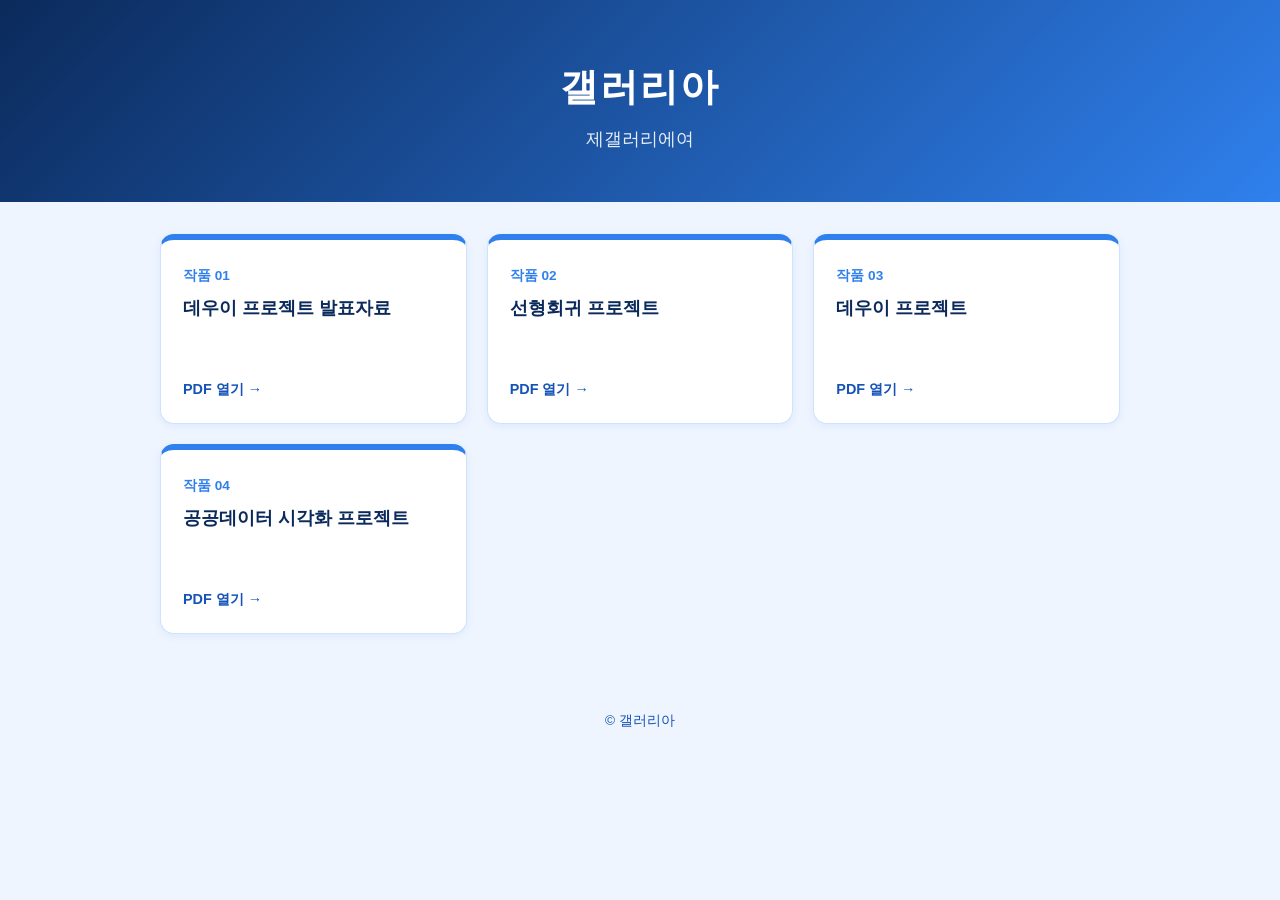
<file: index.html>
<!DOCTYPE html>
<html lang="ko">
<head>
  <meta charset="UTF-8">
  <meta name="viewport" content="width=device-width, initial-scale=1">
  <title>갤러리아</title>
  <style>
    :root {
      --blue-900: #0b2a5b;
      --blue-700: #1553b6;
      --blue-500: #2f80ed;
      --blue-200: #cfe2ff;
      --blue-50: #eef5ff;
      --text: #12233f;
    }

    * { box-sizing: border-box; }

    body {
      margin: 0;
      font-family: "Pretendard", "Apple SD Gothic Neo", "Malgun Gothic", sans-serif;
      background: var(--blue-50);
      color: var(--text);
      line-height: 1.6;
    }

    header {
      background: linear-gradient(135deg, var(--blue-900), var(--blue-500));
      color: #fff;
      text-align: center;
      padding: 56px 20px 48px;
    }

    header h1 {
      margin: 0 0 8px;
      font-size: 2.4rem;
      letter-spacing: 2px;
    }

    header p {
      margin: 0;
      font-size: 1.1rem;
      opacity: 0.9;
    }

    main {
      max-width: 1000px;
      margin: 0 auto;
      padding: 32px 20px 56px;
    }

    .grid {
      display: grid;
      grid-template-columns: repeat(auto-fill, minmax(230px, 1fr));
      gap: 20px;
    }

    .card {
      display: flex;
      flex-direction: column;
      justify-content: space-between;
      min-height: 190px;
      padding: 22px;
      background: #fff;
      border: 1px solid var(--blue-200);
      border-top: 6px solid var(--blue-500);
      border-radius: 14px;
      color: inherit;
      text-decoration: none;
      box-shadow: 0 2px 8px rgba(21, 83, 182, 0.08);
      transition: transform 0.2s, box-shadow 0.2s;
    }

    .card:hover,
    .card:focus-visible {
      transform: translateY(-4px);
      box-shadow: 0 8px 20px rgba(21, 83, 182, 0.2);
      outline: none;
    }

    .card .num {
      font-size: 0.85rem;
      font-weight: bold;
      color: var(--blue-500);
    }

    .card h2 {
      margin: 6px 0 0;
      font-size: 1.15rem;
      color: var(--blue-900);
    }

    .card .open {
      margin-top: 18px;
      font-size: 0.9rem;
      font-weight: bold;
      color: var(--blue-700);
    }

    footer {
      text-align: center;
      padding: 20px;
      font-size: 0.85rem;
      color: var(--blue-700);
    }

    @media (max-width: 600px) {
      header { padding: 40px 16px 34px; }
      header h1 { font-size: 1.9rem; }
      .grid { grid-template-columns: 1fr; }
      .card { min-height: 0; }
    }
  </style>
</head>
<body>

  <header>
    <h1>갤러리아</h1>
    <p>제갤러리에여</p>
  </header>

  <main>
    <div class="grid">

      <a class="card" href="pdf/sleep-habits-morning-condition-slides.pdf" target="_blank" rel="noopener">
        <div>
          <span class="num">작품 01</span>
          <h2>데우이 프로젝트 발표자료</h2>
        </div>
        <span class="open">PDF 열기 →</span>
      </a>

      <a class="card" href="pdf/orange3-linear-regression-report.pdf" target="_blank" rel="noopener">
        <div>
          <span class="num">작품 02</span>
          <h2>선형회귀 프로젝트</h2>
        </div>
        <span class="open">PDF 열기 →</span>
      </a>

      <a class="card" href="pdf/google-forms-class-sleep-survey-report.pdf" target="_blank" rel="noopener">
        <div>
          <span class="num">작품 03</span>
          <h2>데우이 프로젝트</h2>
        </div>
        <span class="open">PDF 열기 →</span>
      </a>

      <a class="card" href="pdf/flourish-public-data-visualization-report.pdf" target="_blank" rel="noopener">
        <div>
          <span class="num">작품 04</span>
          <h2>공공데이터 시각화 프로젝트</h2>
        </div>
        <span class="open">PDF 열기 →</span>
      </a>

    </div>
  </main>

  <footer>© 갤러리아</footer>

</body>
</html>
</file>
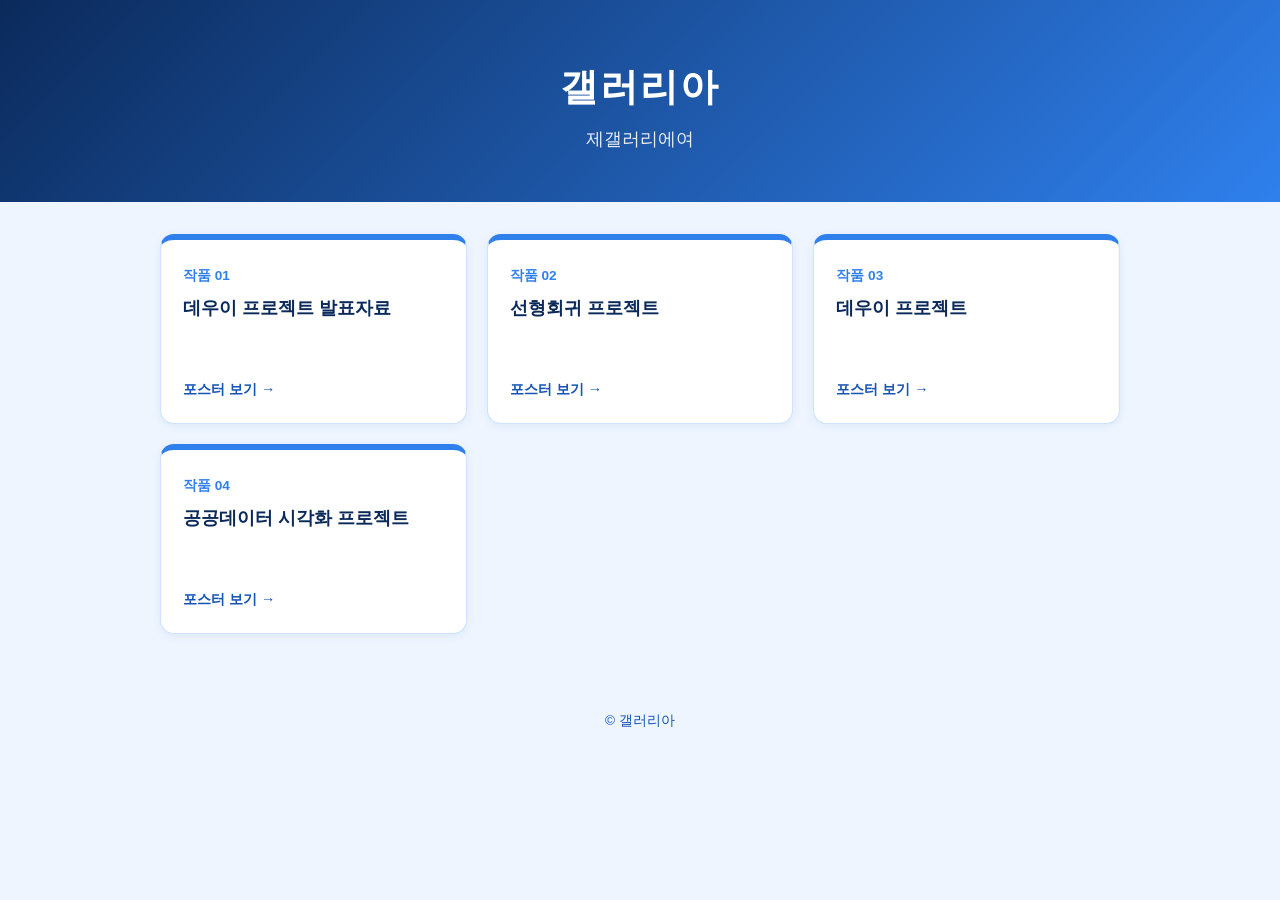
<file: files (1)/index.html>
<!DOCTYPE html>
<html lang="ko">
<head>
  <meta charset="UTF-8">
  <meta name="viewport" content="width=device-width, initial-scale=1">
  <title>갤러리아</title>
  <style>
    :root {
      --blue-900: #0b2a5b;
      --blue-700: #1553b6;
      --blue-500: #2f80ed;
      --blue-200: #cfe2ff;
      --blue-50: #eef5ff;
      --text: #12233f;
    }

    * { box-sizing: border-box; }

    body {
      margin: 0;
      font-family: "Pretendard", "Apple SD Gothic Neo", "Malgun Gothic", sans-serif;
      background: var(--blue-50);
      color: var(--text);
      line-height: 1.6;
    }

    header {
      background: linear-gradient(135deg, var(--blue-900), var(--blue-500));
      color: #fff;
      text-align: center;
      padding: 56px 20px 48px;
    }

    header h1 {
      margin: 0 0 8px;
      font-size: 2.4rem;
      letter-spacing: 2px;
    }

    header p {
      margin: 0;
      font-size: 1.1rem;
      opacity: 0.9;
    }

    main {
      max-width: 1000px;
      margin: 0 auto;
      padding: 32px 20px 56px;
    }

    .grid {
      display: grid;
      grid-template-columns: repeat(auto-fill, minmax(230px, 1fr));
      gap: 20px;
    }

    .card {
      display: flex;
      flex-direction: column;
      justify-content: space-between;
      min-height: 190px;
      padding: 22px;
      background: #fff;
      border: 1px solid var(--blue-200);
      border-top: 6px solid var(--blue-500);
      border-radius: 14px;
      color: inherit;
      text-decoration: none;
      box-shadow: 0 2px 8px rgba(21, 83, 182, 0.08);
      transition: transform 0.2s, box-shadow 0.2s;
    }

    .card:hover,
    .card:focus-visible {
      transform: translateY(-4px);
      box-shadow: 0 8px 20px rgba(21, 83, 182, 0.2);
      outline: none;
    }

    .card .num {
      font-size: 0.85rem;
      font-weight: bold;
      color: var(--blue-500);
    }

    .card h2 {
      margin: 6px 0 0;
      font-size: 1.15rem;
      color: var(--blue-900);
    }

    .card .open {
      margin-top: 18px;
      font-size: 0.9rem;
      font-weight: bold;
      color: var(--blue-700);
    }

    footer {
      text-align: center;
      padding: 20px;
      font-size: 0.85rem;
      color: var(--blue-700);
    }

    @media (max-width: 600px) {
      header { padding: 40px 16px 34px; }
      header h1 { font-size: 1.9rem; }
      .grid { grid-template-columns: 1fr; }
      .card { min-height: 0; }
    }
  </style>
</head>
<body>

  <header>
    <h1>갤러리아</h1>
    <p>제갤러리에여</p>
  </header>

  <main>
    <div class="grid">

      <a class="card" href="poster-sleep-campaign.html">
        <div>
          <span class="num">작품 01</span>
          <h2>데우이 프로젝트 발표자료</h2>
        </div>
        <span class="open">포스터 보기 →</span>
      </a>

      <a class="card" href="poster-linear-regression.html">
        <div>
          <span class="num">작품 02</span>
          <h2>선형회귀 프로젝트</h2>
        </div>
        <span class="open">포스터 보기 →</span>
      </a>

      <a class="card" href="poster-sleep-survey.html">
        <div>
          <span class="num">작품 03</span>
          <h2>데우이 프로젝트</h2>
        </div>
        <span class="open">포스터 보기 →</span>
      </a>

      <a class="card" href="poster-public-data.html">
        <div>
          <span class="num">작품 04</span>
          <h2>공공데이터 시각화 프로젝트</h2>
        </div>
        <span class="open">포스터 보기 →</span>
      </a>

    </div>
  </main>

  <footer>© 갤러리아</footer>

</body>
</html>
</file>
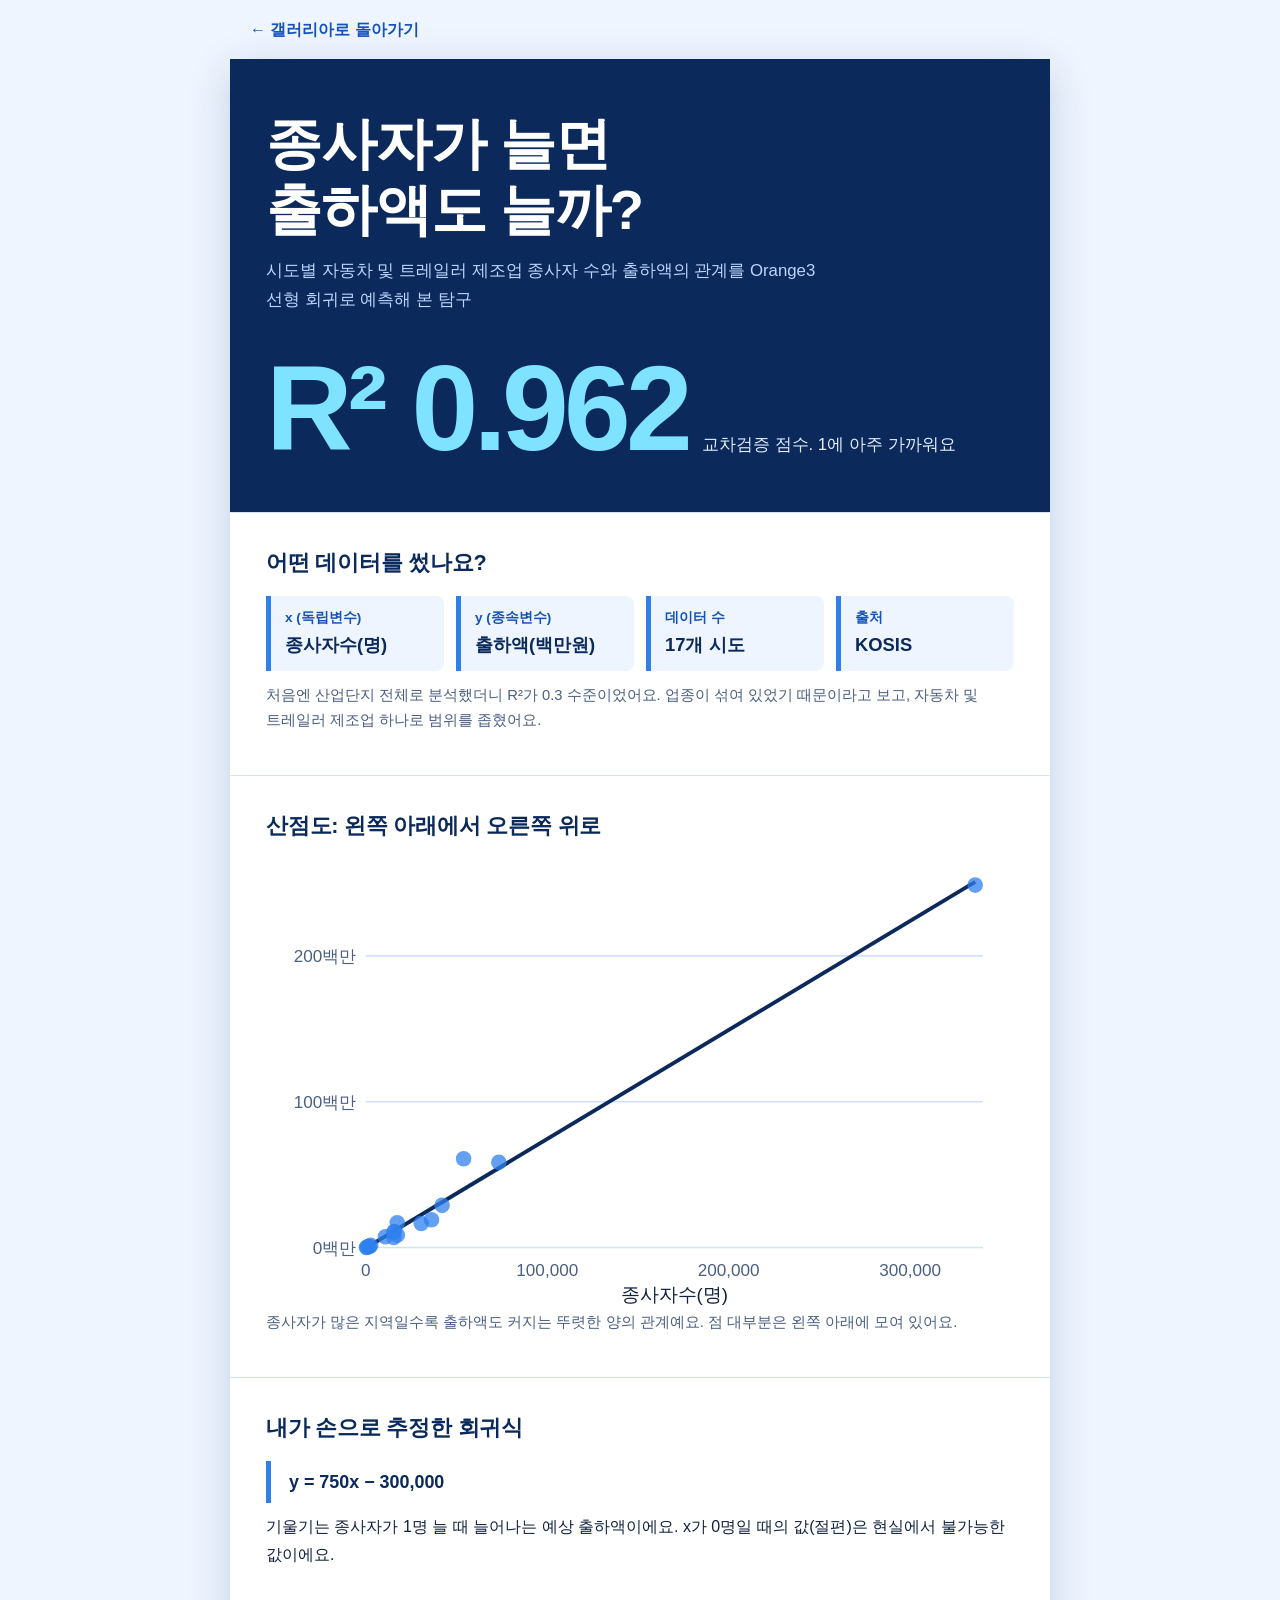
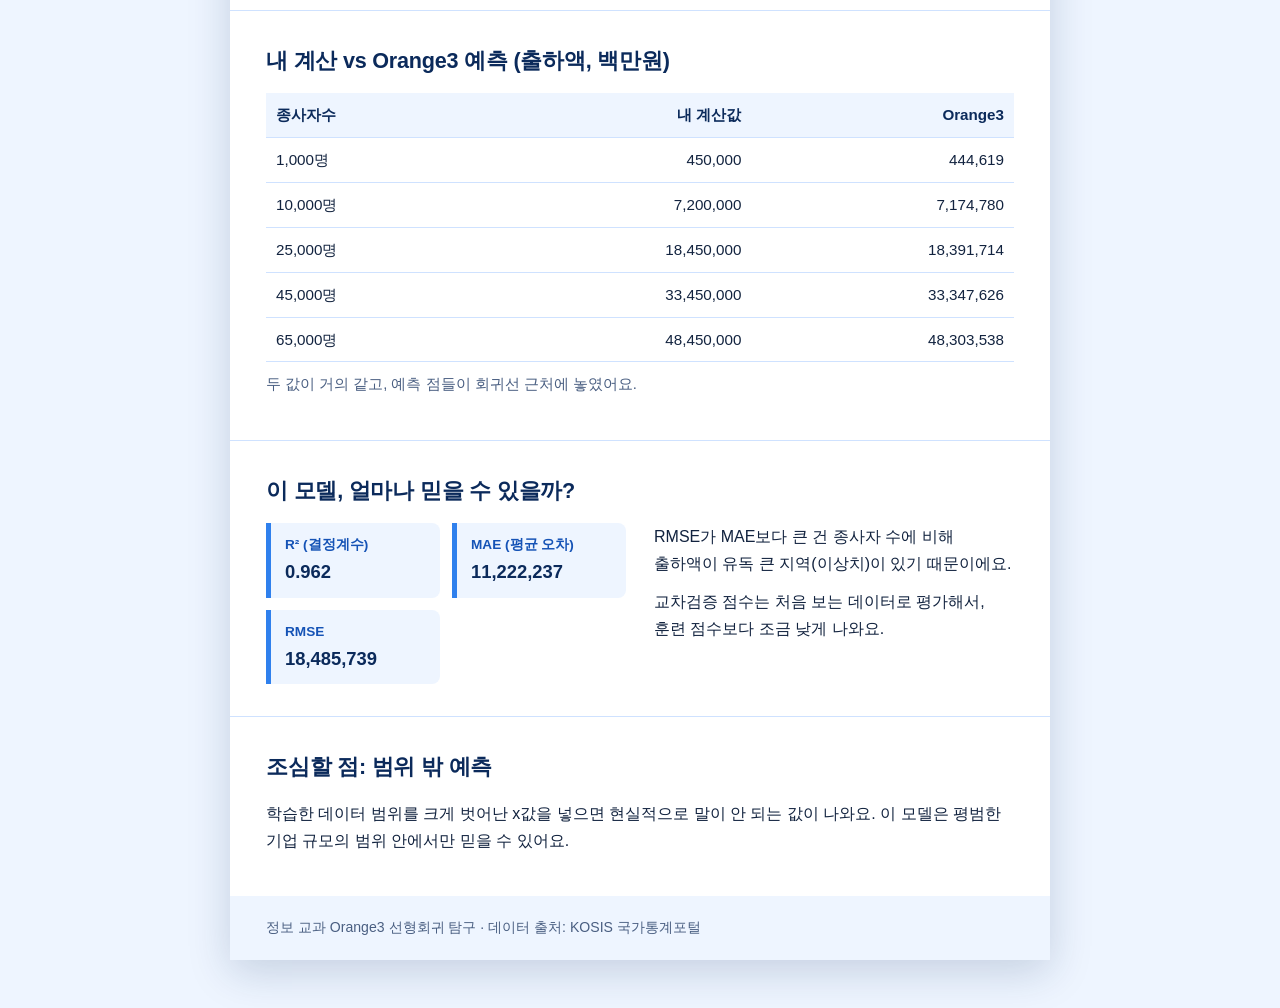
<file: files (1)/poster-linear-regression.html>
<!DOCTYPE html>
<html lang="ko">
<head>
<meta charset="UTF-8">
<meta name="viewport" content="width=device-width, initial-scale=1">
<title>종사자가 늘면 출하액도 늘까? | 갤러리아</title>
<link rel="stylesheet" href="poster.css">
<style>:root{--accent:#7fe3ff}</style>
</head>
<body>
<a class="back" href="index.html">← 갤러리아로 돌아가기</a>
<main class="poster">

<header class="hero">
<h1>종사자가 늘면<br>출하액도 늘까?</h1>
<p class="sub">시도별 자동차 및 트레일러 제조업 종사자 수와 출하액의 관계를 Orange3 선형 회귀로 예측해 본 탐구</p>
<div class="stat"><span class="num">R² 0.962</span><span class="cap">교차검증 점수. 1에 아주 가까워요</span></div>
</header>
<section class="sec">
<h2>어떤 데이터를 썼나요?</h2>
<ul class="facts">
<li><b>x (독립변수)</b><span>종사자수(명)</span></li>
<li><b>y (종속변수)</b><span>출하액(백만원)</span></li>
<li><b>데이터 수</b><span>17개 시도</span></li>
<li><b>출처</b><span>KOSIS</span></li>
</ul>
<p class="note" style="margin-top:12px">처음엔 산업단지 전체로 분석했더니 R²가 0.3 수준이었어요. 업종이 섞여 있었기 때문이라고 보고, 자동차 및 트레일러 제조업 하나로 범위를 좁혔어요.</p>
</section>
<section class="sec">
<h2>산점도: 왼쪽 아래에서 오른쪽 위로</h2>
<svg class="chart" viewBox="0 0 480 290" role="img" aria-label="종사자 수와 출하액의 산점도와 회귀선"><text x="58" y="254.0" font-size="11" text-anchor="end" fill="#4a5f82">0백만</text><line x1="64" x2="460" y1="250.0" y2="250.0" stroke="#cfe2ff"/><text x="58" y="160.4" font-size="11" text-anchor="end" fill="#4a5f82">100백만</text><line x1="64" x2="460" y1="156.4" y2="156.4" stroke="#cfe2ff"/><text x="58" y="66.8" font-size="11" text-anchor="end" fill="#4a5f82">200백만</text><line x1="64" x2="460" y1="62.8" y2="62.8" stroke="#cfe2ff"/><line x1="64.5" y1="250.0" x2="455.1" y2="15.3" stroke="#0b2a5b" stroke-width="2.5"/><circle cx="455.1" cy="17.4" r="5" fill="#2f80ed" fill-opacity=".75"/><circle cx="64.5" cy="250.0" r="5" fill="#2f80ed" fill-opacity=".75"/><circle cx="76.6" cy="243.1" r="5" fill="#2f80ed" fill-opacity=".75"/><circle cx="82.0" cy="243.5" r="5" fill="#2f80ed" fill-opacity=".75"/><circle cx="82.3" cy="239.7" r="5" fill="#2f80ed" fill-opacity=".75"/><circle cx="84.2" cy="234.1" r="5" fill="#2f80ed" fill-opacity=".75"/><circle cx="66.4" cy="249.3" r="5" fill="#2f80ed" fill-opacity=".75"/><circle cx="126.8" cy="193.0" r="5" fill="#2f80ed" fill-opacity=".75"/><circle cx="65.5" cy="249.4" r="5" fill="#2f80ed" fill-opacity=".75"/><circle cx="149.4" cy="195.3" r="5" fill="#2f80ed" fill-opacity=".75"/><circle cx="67.2" cy="248.6" r="5" fill="#2f80ed" fill-opacity=".75"/><circle cx="82.2" cy="240.1" r="5" fill="#2f80ed" fill-opacity=".75"/><circle cx="113.0" cy="222.9" r="5" fill="#2f80ed" fill-opacity=".75"/><circle cx="84.3" cy="242.0" r="5" fill="#2f80ed" fill-opacity=".75"/><circle cx="64.8" cy="249.8" r="5" fill="#2f80ed" fill-opacity=".75"/><circle cx="99.6" cy="234.5" r="5" fill="#2f80ed" fill-opacity=".75"/><circle cx="106.2" cy="232.1" r="5" fill="#2f80ed" fill-opacity=".75"/><text x="64.0" y="268" font-size="11" text-anchor="middle" fill="#4a5f82">0</text><text x="180.5" y="268" font-size="11" text-anchor="middle" fill="#4a5f82">100,000</text><text x="296.9" y="268" font-size="11" text-anchor="middle" fill="#4a5f82">200,000</text><text x="413.4" y="268" font-size="11" text-anchor="middle" fill="#4a5f82">300,000</text><text x="262.0" y="284" font-size="12" text-anchor="middle" fill="#12233f">종사자수(명)</text></svg>
<p class="note">종사자가 많은 지역일수록 출하액도 커지는 뚜렷한 양의 관계예요. 점 대부분은 왼쪽 아래에 모여 있어요.</p>
</section>
<section class="sec">
<h2>내가 손으로 추정한 회귀식</h2>
<blockquote>y = 750x − 300,000</blockquote>
<p style="margin-top:10px">기울기는 종사자가 1명 늘 때 늘어나는 예상 출하액이에요. x가 0명일 때의 값(절편)은 현실에서 불가능한 값이에요.</p>
</section>
<section class="sec">
<h2>내 계산 vs Orange3 예측 (출하액, 백만원)</h2>
<table>
<tr><th>종사자수</th><th>내 계산값</th><th>Orange3</th></tr>
<tr><td>1,000명</td><td>450,000</td><td>444,619</td></tr><tr><td>10,000명</td><td>7,200,000</td><td>7,174,780</td></tr><tr><td>25,000명</td><td>18,450,000</td><td>18,391,714</td></tr><tr><td>45,000명</td><td>33,450,000</td><td>33,347,626</td></tr><tr><td>65,000명</td><td>48,450,000</td><td>48,303,538</td></tr>
</table>
<p class="note" style="margin-top:10px">두 값이 거의 같고, 예측 점들이 회귀선 근처에 놓였어요.</p>
</section>
<section class="sec">
<h2>이 모델, 얼마나 믿을 수 있을까?</h2>
<div class="cols">
<ul class="facts"><li><b>R² (결정계수)</b><span>0.962</span></li><li><b>MAE (평균 오차)</b><span>11,222,237</span></li><li><b>RMSE</b><span>18,485,739</span></li></ul>
<div>
<p>RMSE가 MAE보다 큰 건 종사자 수에 비해 출하액이 유독 큰 지역(이상치)이 있기 때문이에요.</p>
<p>교차검증 점수는 처음 보는 데이터로 평가해서, 훈련 점수보다 조금 낮게 나와요.</p>
</div>
</div>
</section>
<section class="sec">
<h2>조심할 점: 범위 밖 예측</h2>
<p>학습한 데이터 범위를 크게 벗어난 x값을 넣으면 현실적으로 말이 안 되는 값이 나와요. 이 모델은 평범한 기업 규모의 범위 안에서만 믿을 수 있어요.</p>
</section>
<footer class="foot">정보 교과 Orange3 선형회귀 탐구 · 데이터 출처: KOSIS 국가통계포털</footer>

</main>
</body>
</html>
</file>
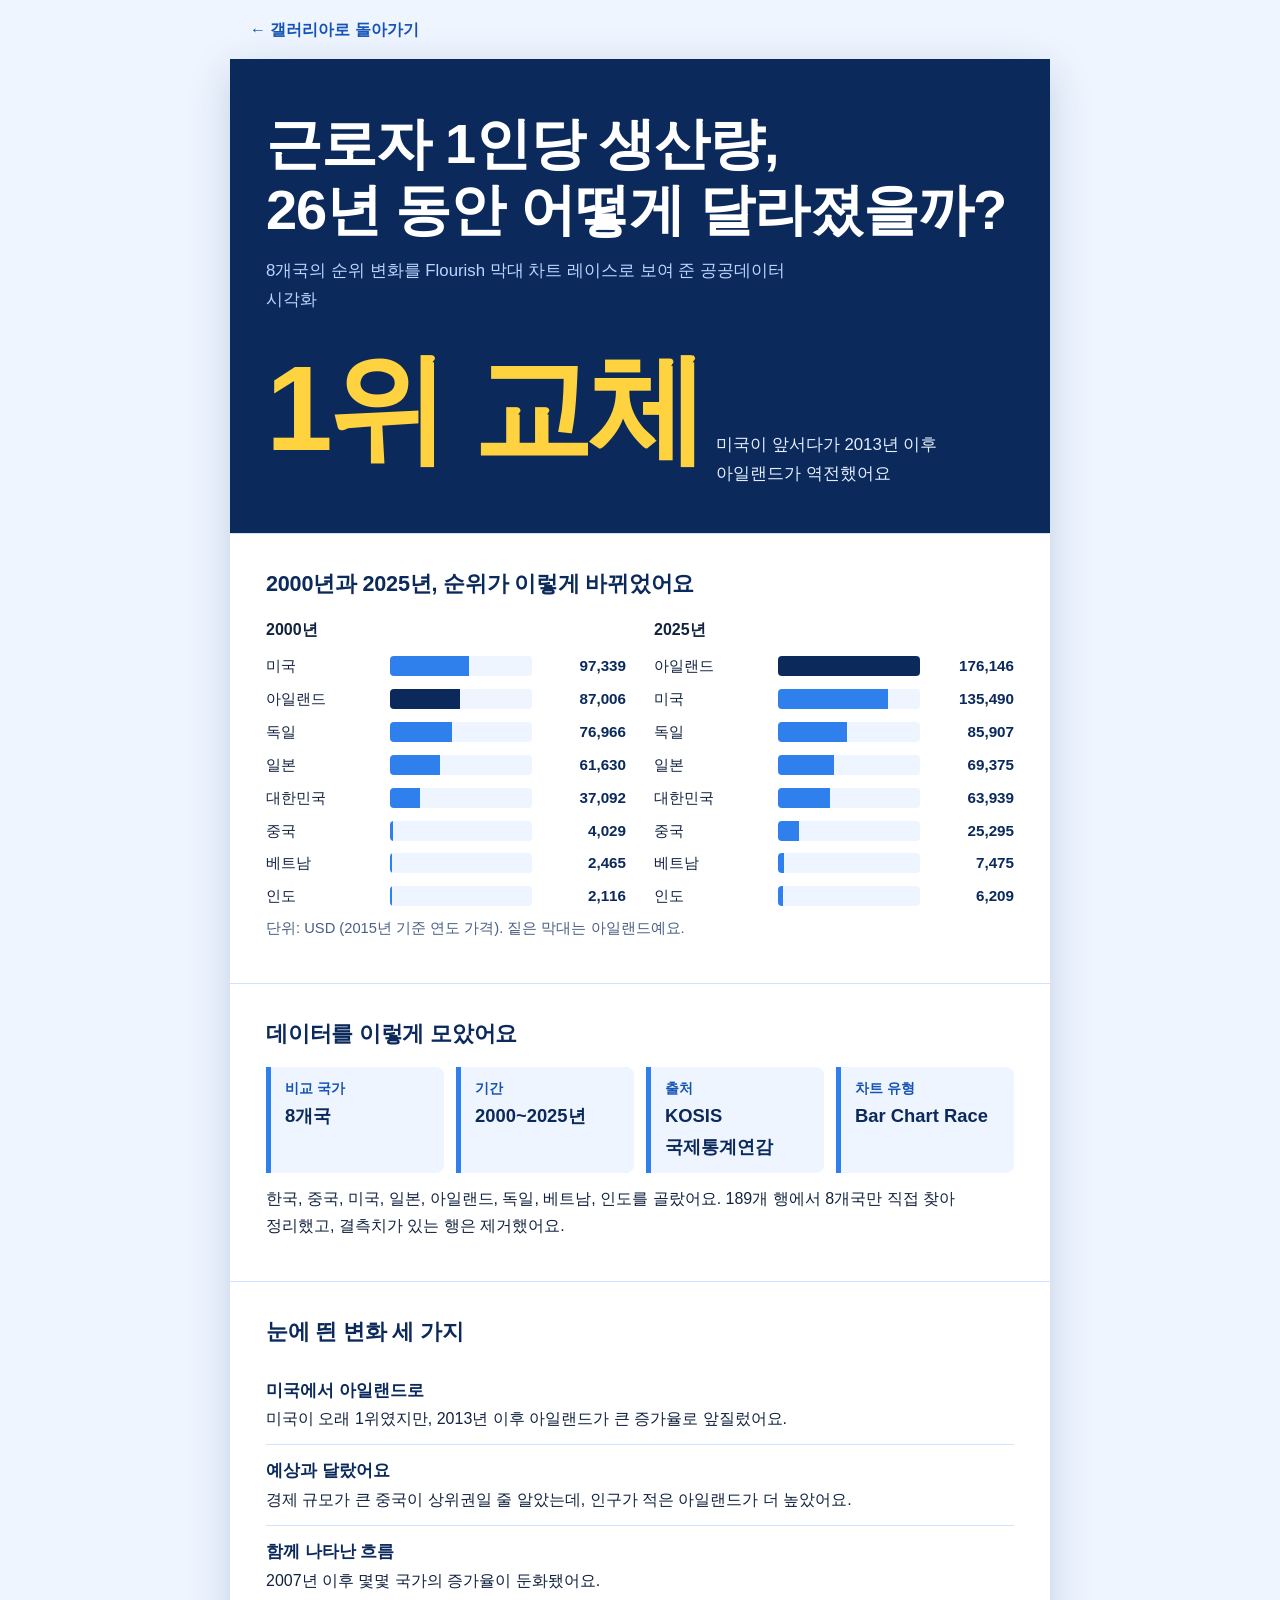
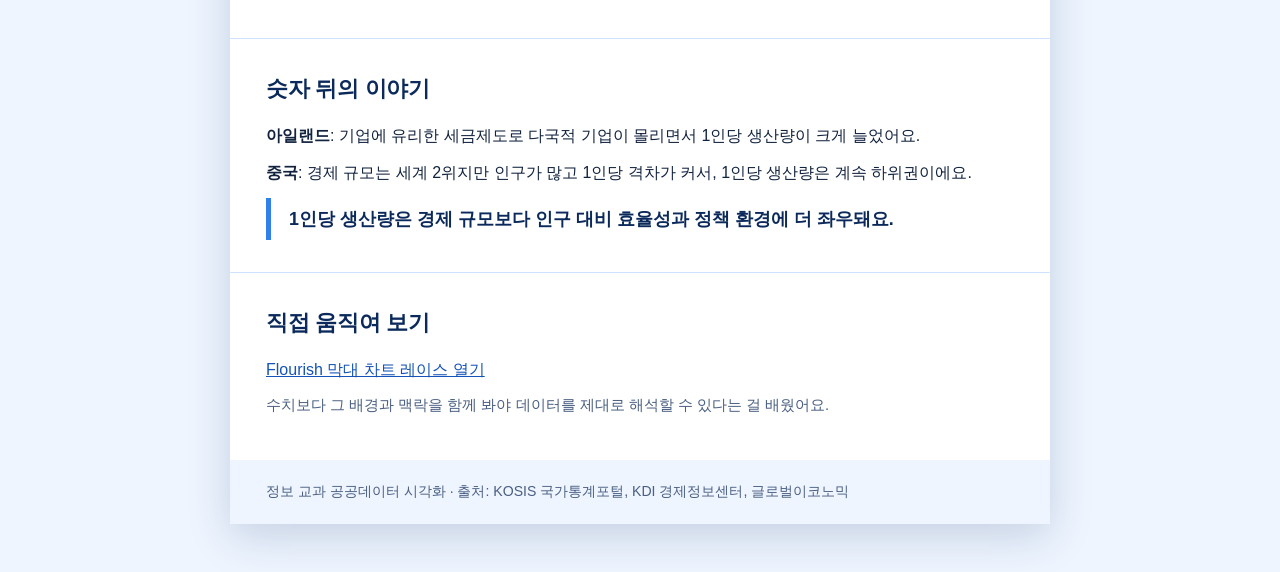
<file: files (1)/poster-public-data.html>
<!DOCTYPE html>
<html lang="ko">
<head>
<meta charset="UTF-8">
<meta name="viewport" content="width=device-width, initial-scale=1">
<title>근로자 1인당 생산량 26년 | 갤러리아</title>
<link rel="stylesheet" href="poster.css">
<style>:root{--accent:#ffd23f}</style>
</head>
<body>
<a class="back" href="index.html">← 갤러리아로 돌아가기</a>
<main class="poster">

<header class="hero">
<h1>근로자 1인당 생산량,<br>26년 동안 어떻게 달라졌을까?</h1>
<p class="sub">8개국의 순위 변화를 Flourish 막대 차트 레이스로 보여 준 공공데이터 시각화</p>
<div class="stat"><span class="num">1위 교체</span><span class="cap">미국이 앞서다가 2013년 이후 아일랜드가 역전했어요</span></div>
</header>
<section class="sec">
<h2>2000년과 2025년, 순위가 이렇게 바뀌었어요</h2>
<div class="cols">
<div><p><b>2000년</b></p><div class="hbar"><span>미국</span><div class="track"><div class="fill" style="width:55.3%"></div></div><span class="val">97,339</span></div><div class="hbar hi"><span>아일랜드</span><div class="track"><div class="fill" style="width:49.4%"></div></div><span class="val">87,006</span></div><div class="hbar"><span>독일</span><div class="track"><div class="fill" style="width:43.7%"></div></div><span class="val">76,966</span></div><div class="hbar"><span>일본</span><div class="track"><div class="fill" style="width:35.0%"></div></div><span class="val">61,630</span></div><div class="hbar"><span>대한민국</span><div class="track"><div class="fill" style="width:21.1%"></div></div><span class="val">37,092</span></div><div class="hbar"><span>중국</span><div class="track"><div class="fill" style="width:2.3%"></div></div><span class="val">4,029</span></div><div class="hbar"><span>베트남</span><div class="track"><div class="fill" style="width:1.4%"></div></div><span class="val">2,465</span></div><div class="hbar"><span>인도</span><div class="track"><div class="fill" style="width:1.2%"></div></div><span class="val">2,116</span></div></div>
<div><p><b>2025년</b></p><div class="hbar hi"><span>아일랜드</span><div class="track"><div class="fill" style="width:100.0%"></div></div><span class="val">176,146</span></div><div class="hbar"><span>미국</span><div class="track"><div class="fill" style="width:76.9%"></div></div><span class="val">135,490</span></div><div class="hbar"><span>독일</span><div class="track"><div class="fill" style="width:48.8%"></div></div><span class="val">85,907</span></div><div class="hbar"><span>일본</span><div class="track"><div class="fill" style="width:39.4%"></div></div><span class="val">69,375</span></div><div class="hbar"><span>대한민국</span><div class="track"><div class="fill" style="width:36.3%"></div></div><span class="val">63,939</span></div><div class="hbar"><span>중국</span><div class="track"><div class="fill" style="width:14.4%"></div></div><span class="val">25,295</span></div><div class="hbar"><span>베트남</span><div class="track"><div class="fill" style="width:4.2%"></div></div><span class="val">7,475</span></div><div class="hbar"><span>인도</span><div class="track"><div class="fill" style="width:3.5%"></div></div><span class="val">6,209</span></div></div>
</div>
<p class="note">단위: USD (2015년 기준 연도 가격). 짙은 막대는 아일랜드예요.</p>
</section>
<section class="sec">
<h2>데이터를 이렇게 모았어요</h2>
<ul class="facts">
<li><b>비교 국가</b><span>8개국</span></li>
<li><b>기간</b><span>2000~2025년</span></li>
<li><b>출처</b><span>KOSIS 국제통계연감</span></li>
<li><b>차트 유형</b><span>Bar Chart Race</span></li>
</ul>
<p style="margin-top:12px">한국, 중국, 미국, 일본, 아일랜드, 독일, 베트남, 인도를 골랐어요. 189개 행에서 8개국만 직접 찾아 정리했고, 결측치가 있는 행은 제거했어요.</p>
</section>
<section class="sec">
<h2>눈에 띈 변화 세 가지</h2>
<ul class="plan">
<li><b>미국에서 아일랜드로</b>미국이 오래 1위였지만, 2013년 이후 아일랜드가 큰 증가율로 앞질렀어요.</li>
<li><b>예상과 달랐어요</b>경제 규모가 큰 중국이 상위권일 줄 알았는데, 인구가 적은 아일랜드가 더 높았어요.</li>
<li><b>함께 나타난 흐름</b>2007년 이후 몇몇 국가의 증가율이 둔화됐어요.</li>
</ul>
</section>
<section class="sec">
<h2>숫자 뒤의 이야기</h2>
<p><b>아일랜드</b>: 기업에 유리한 세금제도로 다국적 기업이 몰리면서 1인당 생산량이 크게 늘었어요.</p>
<p><b>중국</b>: 경제 규모는 세계 2위지만 인구가 많고 1인당 격차가 커서, 1인당 생산량은 계속 하위권이에요.</p>
<blockquote style="margin-top:12px">1인당 생산량은 경제 규모보다 인구 대비 효율성과 정책 환경에 더 좌우돼요.</blockquote>
</section>
<section class="sec">
<h2>직접 움직여 보기</h2>
<p><a href="https://public.flourish.studio/visualisation/30201943/" target="_blank" rel="noopener">Flourish 막대 차트 레이스 열기</a></p>
<p class="note">수치보다 그 배경과 맥락을 함께 봐야 데이터를 제대로 해석할 수 있다는 걸 배웠어요.</p>
</section>
<footer class="foot">정보 교과 공공데이터 시각화 · 출처: KOSIS 국가통계포털, KDI 경제정보센터, 글로벌이코노믹</footer>

</main>
</body>
</html>
</file>
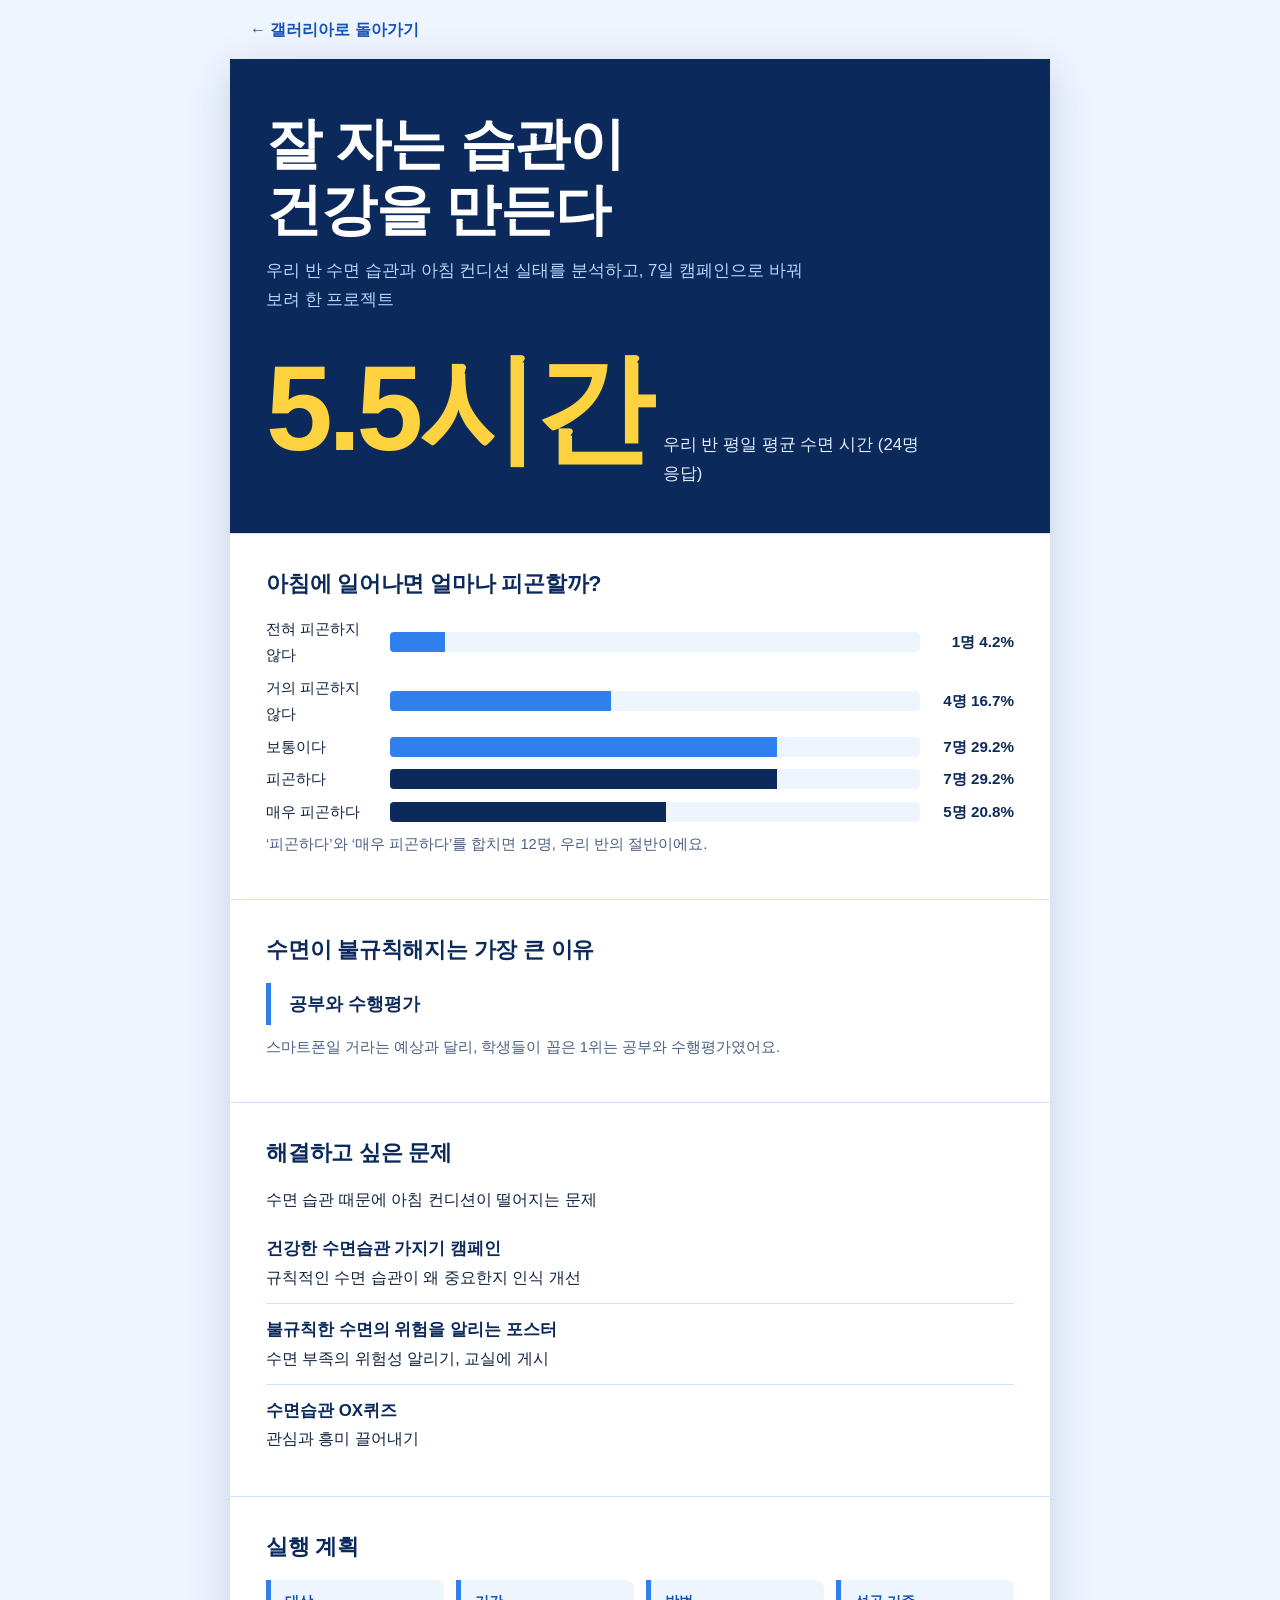
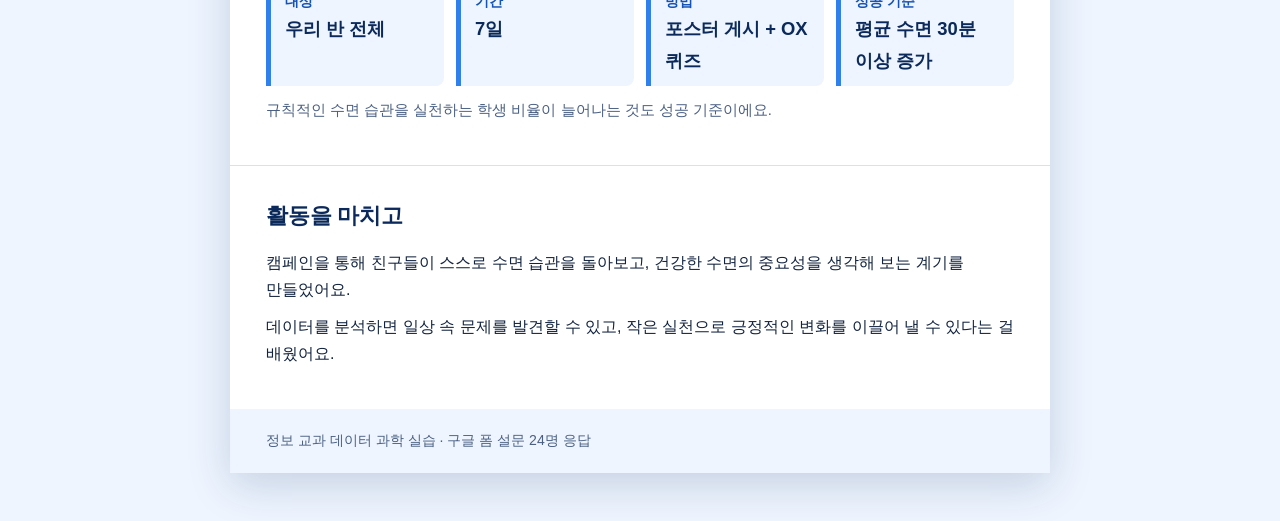
<file: files (1)/poster-sleep-campaign.html>
<!DOCTYPE html>
<html lang="ko">
<head>
<meta charset="UTF-8">
<meta name="viewport" content="width=device-width, initial-scale=1">
<title>잘 자는 습관이 건강을 만든다 | 갤러리아</title>
<link rel="stylesheet" href="poster.css">
<style>:root{--accent:#ffd23f}</style>
</head>
<body>
<a class="back" href="index.html">← 갤러리아로 돌아가기</a>
<main class="poster">

<header class="hero">
<h1>잘 자는 습관이<br>건강을 만든다</h1>
<p class="sub">우리 반 수면 습관과 아침 컨디션 실태를 분석하고, 7일 캠페인으로 바꿔 보려 한 프로젝트</p>
<div class="stat"><span class="num">5.5시간</span><span class="cap">우리 반 평일 평균 수면 시간 (24명 응답)</span></div>
</header>
<section class="sec">
<h2>아침에 일어나면 얼마나 피곤할까?</h2>
<div class="hbar"><span>전혀 피곤하지 않다</span><div class="track"><div class="fill" style="width:10.4%"></div></div><span class="val">1명 4.2%</span></div><div class="hbar"><span>거의 피곤하지 않다</span><div class="track"><div class="fill" style="width:41.7%"></div></div><span class="val">4명 16.7%</span></div><div class="hbar"><span>보통이다</span><div class="track"><div class="fill" style="width:72.9%"></div></div><span class="val">7명 29.2%</span></div><div class="hbar hi"><span>피곤하다</span><div class="track"><div class="fill" style="width:72.9%"></div></div><span class="val">7명 29.2%</span></div><div class="hbar hi"><span>매우 피곤하다</span><div class="track"><div class="fill" style="width:52.1%"></div></div><span class="val">5명 20.8%</span></div>
<p class="note">‘피곤하다’와 ‘매우 피곤하다’를 합치면 12명, 우리 반의 절반이에요.</p>
</section>
<section class="sec">
<h2>수면이 불규칙해지는 가장 큰 이유</h2>
<blockquote>공부와 수행평가</blockquote>
<p class="note" style="margin-top:10px">스마트폰일 거라는 예상과 달리, 학생들이 꼽은 1위는 공부와 수행평가였어요.</p>
</section>
<section class="sec">
<h2>해결하고 싶은 문제</h2>
<p>수면 습관 때문에 아침 컨디션이 떨어지는 문제</p>
<ul class="plan">
<li><b>건강한 수면습관 가지기 캠페인</b>규칙적인 수면 습관이 왜 중요한지 인식 개선</li>
<li><b>불규칙한 수면의 위험을 알리는 포스터</b>수면 부족의 위험성 알리기, 교실에 게시</li>
<li><b>수면습관 OX퀴즈</b>관심과 흥미 끌어내기</li>
</ul>
</section>
<section class="sec">
<h2>실행 계획</h2>
<ul class="facts">
<li><b>대상</b><span>우리 반 전체</span></li>
<li><b>기간</b><span>7일</span></li>
<li><b>방법</b><span>포스터 게시 + OX 퀴즈</span></li>
<li><b>성공 기준</b><span>평균 수면 30분 이상 증가</span></li>
</ul>
<p class="note" style="margin-top:12px">규칙적인 수면 습관을 실천하는 학생 비율이 늘어나는 것도 성공 기준이에요.</p>
</section>
<section class="sec">
<h2>활동을 마치고</h2>
<p>캠페인을 통해 친구들이 스스로 수면 습관을 돌아보고, 건강한 수면의 중요성을 생각해 보는 계기를 만들었어요.</p>
<p>데이터를 분석하면 일상 속 문제를 발견할 수 있고, 작은 실천으로 긍정적인 변화를 이끌어 낼 수 있다는 걸 배웠어요.</p>
</section>
<footer class="foot">정보 교과 데이터 과학 실습 · 구글 폼 설문 24명 응답</footer>

</main>
</body>
</html>
</file>
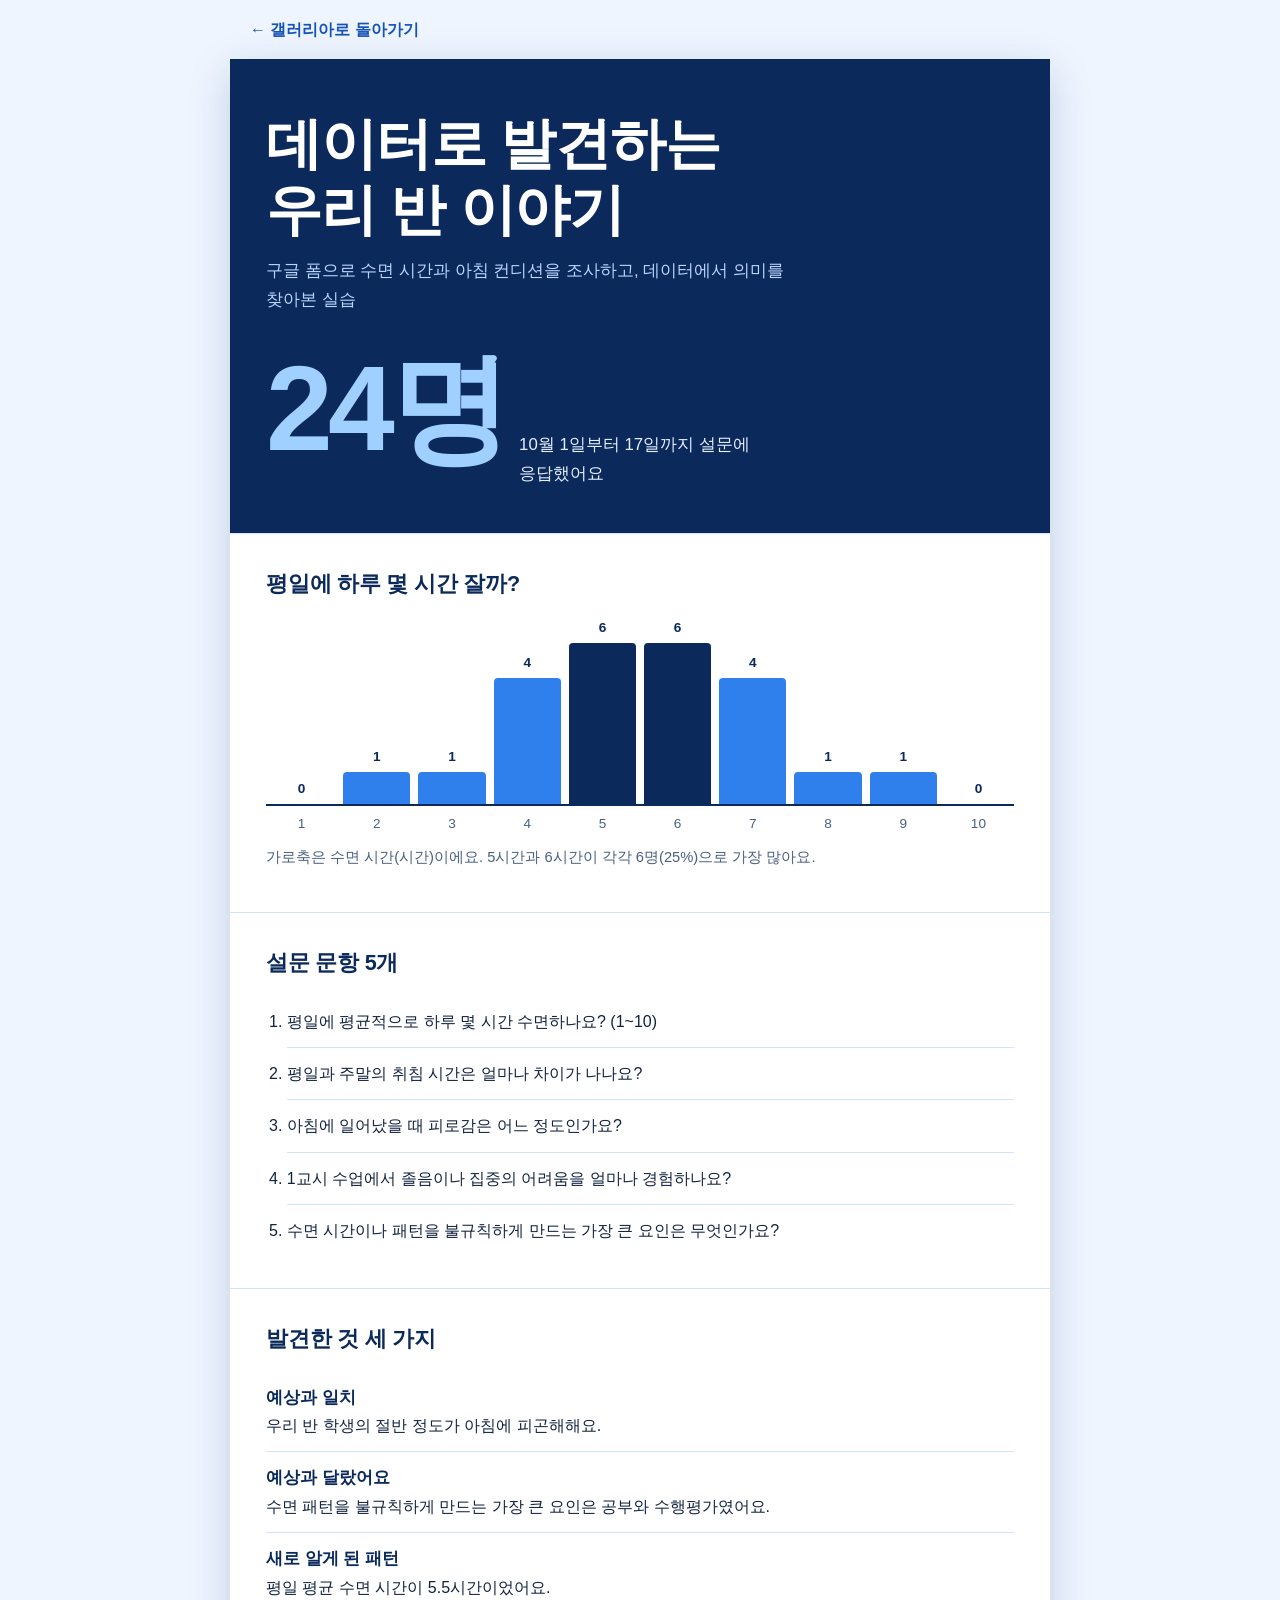
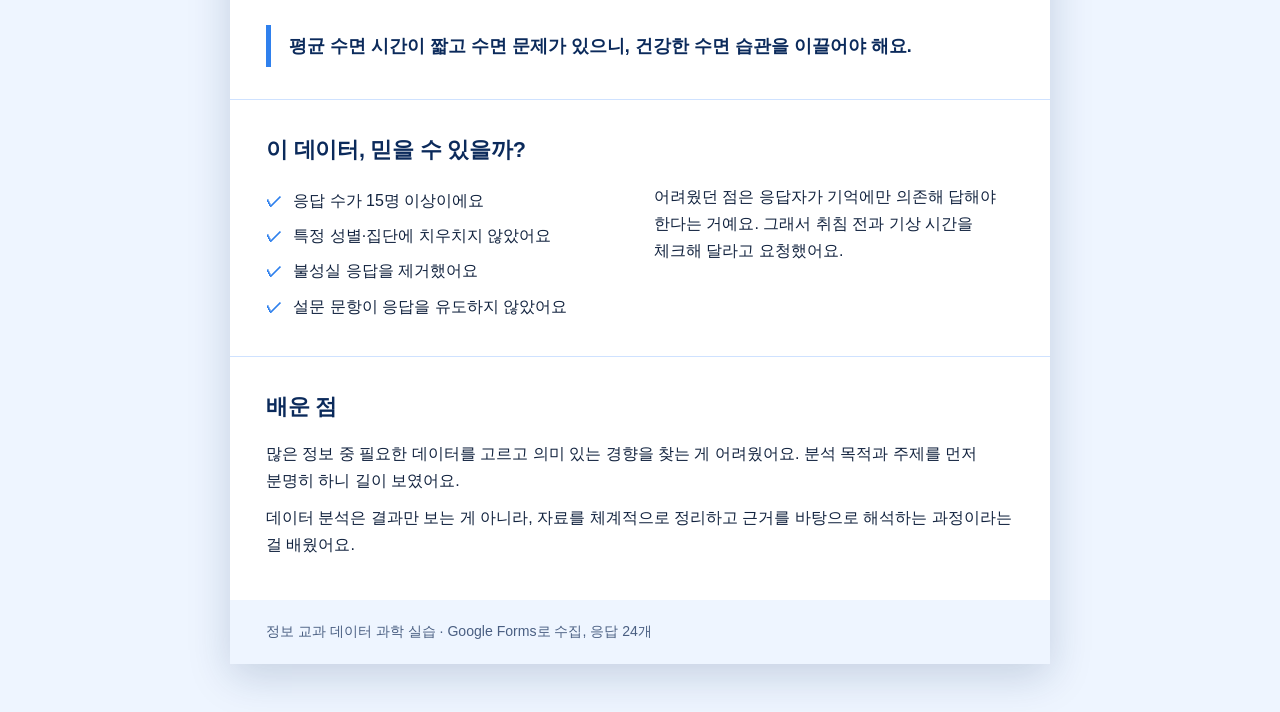
<file: files (1)/poster-sleep-survey.html>
<!DOCTYPE html>
<html lang="ko">
<head>
<meta charset="UTF-8">
<meta name="viewport" content="width=device-width, initial-scale=1">
<title>데이터로 발견하는 우리 반 이야기 | 갤러리아</title>
<link rel="stylesheet" href="poster.css">
<style>:root{--accent:#9fd0ff}</style>
</head>
<body>
<a class="back" href="index.html">← 갤러리아로 돌아가기</a>
<main class="poster">

<header class="hero">
<h1>데이터로 발견하는<br>우리 반 이야기</h1>
<p class="sub">구글 폼으로 수면 시간과 아침 컨디션을 조사하고, 데이터에서 의미를 찾아본 실습</p>
<div class="stat"><span class="num">24명</span><span class="cap">10월 1일부터 17일까지 설문에 응답했어요</span></div>
</header>
<section class="sec">
<h2>평일에 하루 몇 시간 잘까?</h2>
<div class="vbars" role="img" aria-label="평일 수면 시간 응답 분포"><div class="c">0<div class="b" style="height:0%"></div></div><div class="c">1<div class="b" style="height:17%"></div></div><div class="c">1<div class="b" style="height:17%"></div></div><div class="c">4<div class="b" style="height:67%"></div></div><div class="c hi">6<div class="b" style="height:100%"></div></div><div class="c hi">6<div class="b" style="height:100%"></div></div><div class="c">4<div class="b" style="height:67%"></div></div><div class="c">1<div class="b" style="height:17%"></div></div><div class="c">1<div class="b" style="height:17%"></div></div><div class="c">0<div class="b" style="height:0%"></div></div></div><div class="vlabels"><span>1</span><span>2</span><span>3</span><span>4</span><span>5</span><span>6</span><span>7</span><span>8</span><span>9</span><span>10</span></div>
<p class="note" style="margin-top:10px">가로축은 수면 시간(시간)이에요. 5시간과 6시간이 각각 6명(25%)으로 가장 많아요.</p>
</section>
<section class="sec">
<h2>설문 문항 5개</h2>
<ol class="plan" style="padding-left:1.3em;list-style:decimal">
<li>평일에 평균적으로 하루 몇 시간 수면하나요? (1~10)</li>
<li>평일과 주말의 취침 시간은 얼마나 차이가 나나요?</li>
<li>아침에 일어났을 때 피로감은 어느 정도인가요?</li>
<li>1교시 수업에서 졸음이나 집중의 어려움을 얼마나 경험하나요?</li>
<li>수면 시간이나 패턴을 불규칙하게 만드는 가장 큰 요인은 무엇인가요?</li>
</ol>
</section>
<section class="sec">
<h2>발견한 것 세 가지</h2>
<ul class="plan">
<li><b>예상과 일치</b>우리 반 학생의 절반 정도가 아침에 피곤해해요.</li>
<li><b>예상과 달랐어요</b>수면 패턴을 불규칙하게 만드는 가장 큰 요인은 공부와 수행평가였어요.</li>
<li><b>새로 알게 된 패턴</b>평일 평균 수면 시간이 5.5시간이었어요.</li>
</ul>
<blockquote style="margin-top:12px">평균 수면 시간이 짧고 수면 문제가 있으니, 건강한 수면 습관을 이끌어야 해요.</blockquote>
</section>
<section class="sec">
<h2>이 데이터, 믿을 수 있을까?</h2>
<div class="cols">
<ul class="check"><li>응답 수가 15명 이상이에요</li><li>특정 성별·집단에 치우치지 않았어요</li><li>불성실 응답을 제거했어요</li><li>설문 문항이 응답을 유도하지 않았어요</li></ul>
<p>어려웠던 점은 응답자가 기억에만 의존해 답해야 한다는 거예요. 그래서 취침 전과 기상 시간을 체크해 달라고 요청했어요.</p>
</div>
</section>
<section class="sec">
<h2>배운 점</h2>
<p>많은 정보 중 필요한 데이터를 고르고 의미 있는 경향을 찾는 게 어려웠어요. 분석 목적과 주제를 먼저 분명히 하니 길이 보였어요.</p>
<p>데이터 분석은 결과만 보는 게 아니라, 자료를 체계적으로 정리하고 근거를 바탕으로 해석하는 과정이라는 걸 배웠어요.</p>
</section>
<footer class="foot">정보 교과 데이터 과학 실습 · Google Forms로 수집, 응답 24개</footer>

</main>
</body>
</html>
</file>
<file: files (1)/poster.css>
:root{--ink:#0b2a5b;--blue:#1553b6;--sky:#2f80ed;--pale:#eef5ff;--line:#cfe2ff;--text:#12233f;--accent:#ffd23f}
*{box-sizing:border-box}
body{margin:0;background:var(--pale);color:var(--text);font-family:"Pretendard","Apple SD Gothic Neo","Malgun Gothic",sans-serif;line-height:1.7;word-break:keep-all}
a{color:var(--blue)}
.back{display:block;max-width:820px;margin:0 auto;padding:16px 20px;font-weight:700;text-decoration:none}
.back:hover,.back:focus-visible{text-decoration:underline}
.poster{max-width:820px;margin:0 auto 48px;background:#fff;box-shadow:0 12px 40px rgba(11,42,91,.18)}
.hero{background:var(--ink);color:#fff;padding:52px 36px 44px}
.hero h1{margin:0;font-size:clamp(2rem,7.2vw,3.5rem);line-height:1.18;font-weight:900;letter-spacing:-.02em}
.hero .sub{margin:14px 0 0;font-size:1.05rem;color:#bcd4ff;max-width:34em}
.stat{margin-top:34px;display:flex;align-items:baseline;gap:14px;flex-wrap:wrap}
.stat .num{font-size:clamp(3.6rem,17vw,7.5rem);line-height:1;font-weight:900;letter-spacing:-.04em;color:var(--accent)}
.stat .cap{font-size:1.05rem;color:#e4eeff;max-width:16em}
.sec{padding:32px 36px;border-top:1px solid var(--line)}
.sec h2{margin:0 0 14px;font-size:1.35rem;color:var(--ink);letter-spacing:-.01em}
.sec p{margin:0 0 10px}
.cols{display:grid;grid-template-columns:1fr 1fr;gap:28px}
.note{font-size:.92rem;color:#4a5f82}
.facts{display:grid;grid-template-columns:repeat(auto-fit,minmax(150px,1fr));gap:12px;margin:0;padding:0;list-style:none}
.facts li{background:var(--pale);border-left:5px solid var(--sky);padding:10px 14px;border-radius:0 8px 8px 0}
.facts b{display:block;font-size:.85rem;color:var(--blue)}
.facts span{font-size:1.15rem;font-weight:800;color:var(--ink)}
.hbar{display:grid;grid-template-columns:7.5em 1fr 5.5em;gap:10px;align-items:center;margin:7px 0;font-size:.95rem}
.hbar .track{height:20px;background:var(--pale);border-radius:4px;overflow:hidden}
.hbar .fill{height:100%;background:var(--sky)}
.hbar.hi .fill{background:var(--ink)}
.hbar .val{text-align:right;font-weight:700;color:var(--ink)}
.vbars{display:flex;align-items:flex-end;gap:8px;height:190px;padding:0 2px;border-bottom:2px solid var(--ink)}
.vbars .c{flex:1;display:flex;flex-direction:column;justify-content:flex-end;align-items:center;height:100%;font-size:.85rem;font-weight:700;color:var(--ink)}
.vbars .b{width:100%;background:var(--sky);border-radius:4px 4px 0 0;margin-top:4px}
.vbars .c.hi .b{background:var(--ink)}
.vlabels{display:flex;gap:8px;padding:6px 2px 0;font-size:.85rem;color:#4a5f82}
.vlabels span{flex:1;text-align:center}
table{width:100%;border-collapse:collapse;font-size:.95rem}
th,td{padding:9px 10px;border-bottom:1px solid var(--line);text-align:right}
th:first-child,td:first-child{text-align:left}
th{background:var(--pale);color:var(--ink)}
.plan{margin:0;padding:0;list-style:none}
.plan li{padding:12px 0;border-bottom:1px solid var(--line)}
.plan li:last-child{border-bottom:0}
.plan b{display:block;color:var(--ink);font-size:1.05rem}
.check{margin:0;padding:0;list-style:none}
.check li{padding:4px 0 4px 1.7em;position:relative}
.check li::before{content:"✓";position:absolute;left:0;color:var(--sky);font-weight:900}
blockquote{margin:0;padding:6px 0 6px 18px;border-left:5px solid var(--sky);font-size:1.12rem;color:var(--ink);font-weight:700}
.foot{padding:20px 36px;background:var(--pale);font-size:.88rem;color:#4a5f82}
.chart{width:100%;height:auto;display:block}
@media(max-width:640px){
 .hero{padding:40px 22px 34px}.sec{padding:26px 22px}.foot{padding:18px 22px}
 .cols{grid-template-columns:1fr}
 .hbar{grid-template-columns:6.2em 1fr 4.6em;font-size:.88rem}
}
@media print{body{background:#fff}.back{display:none}.poster{box-shadow:none;margin:0}}
</file>
